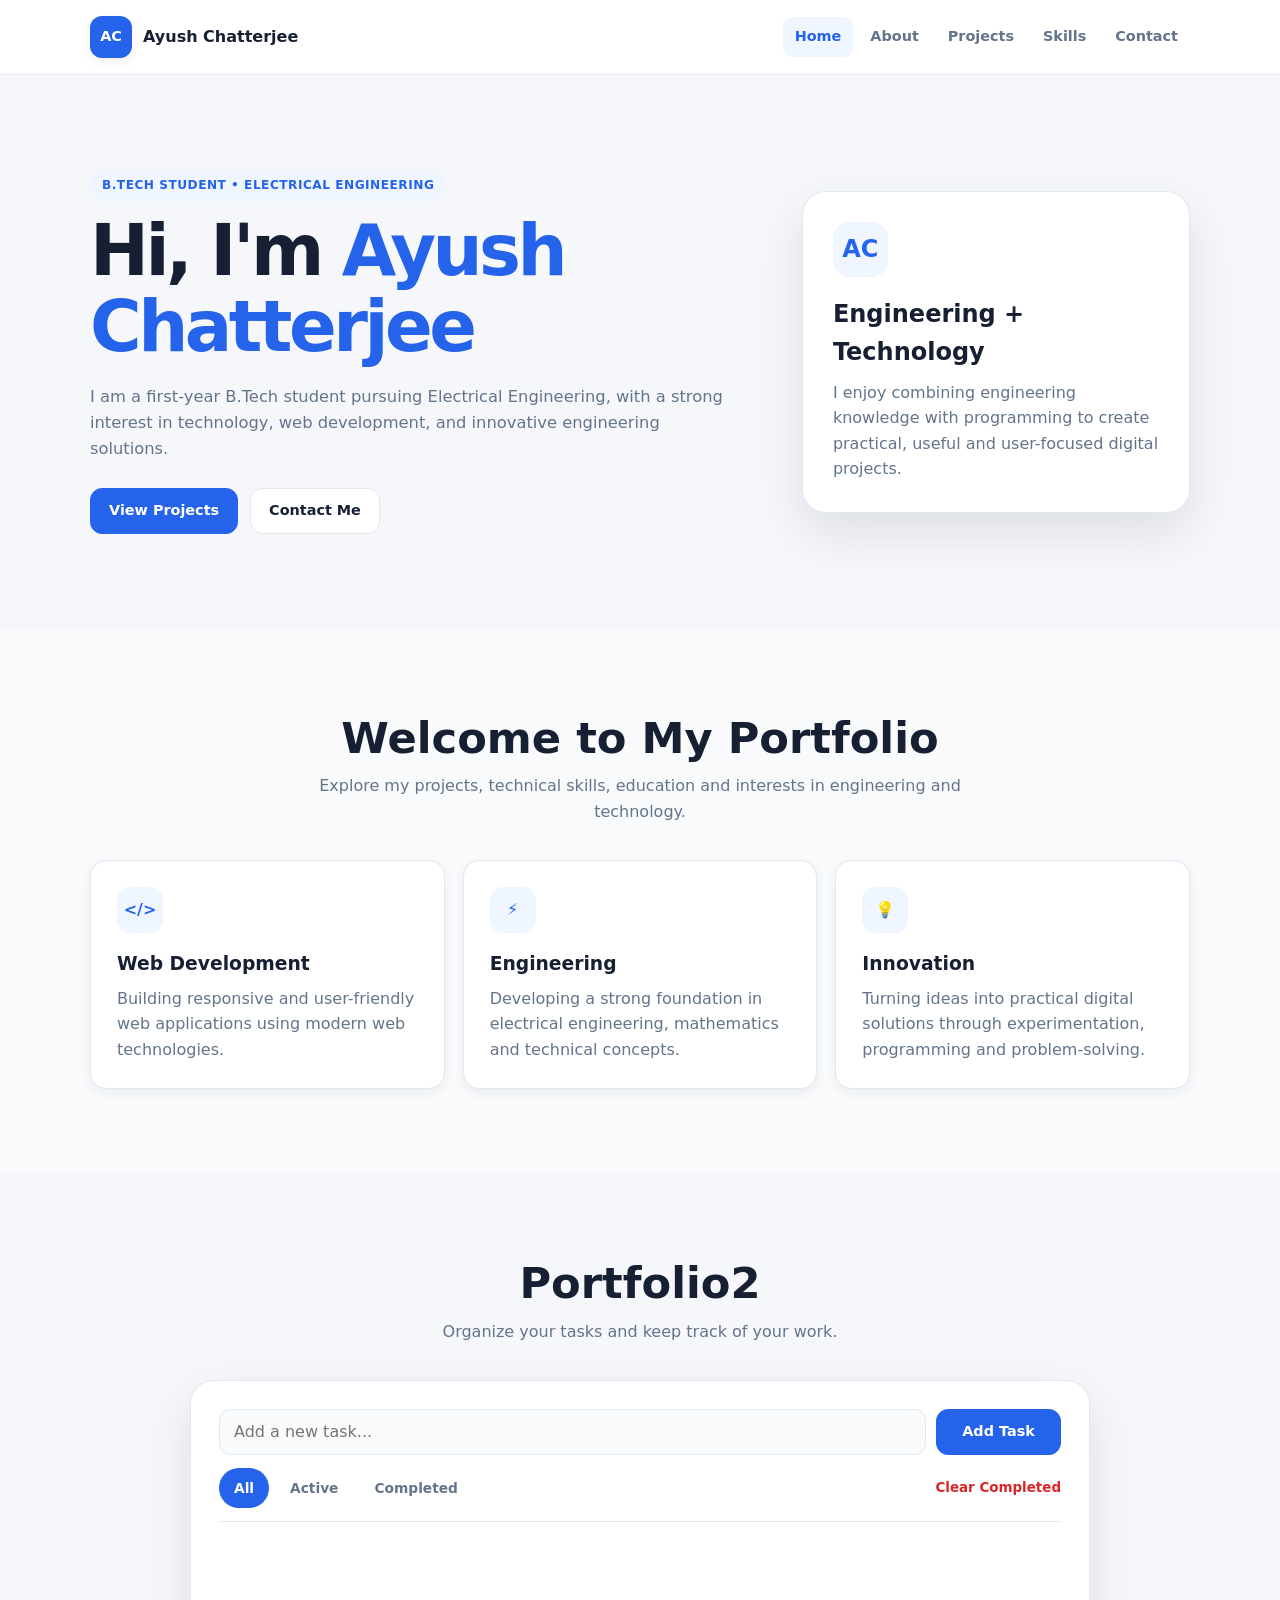
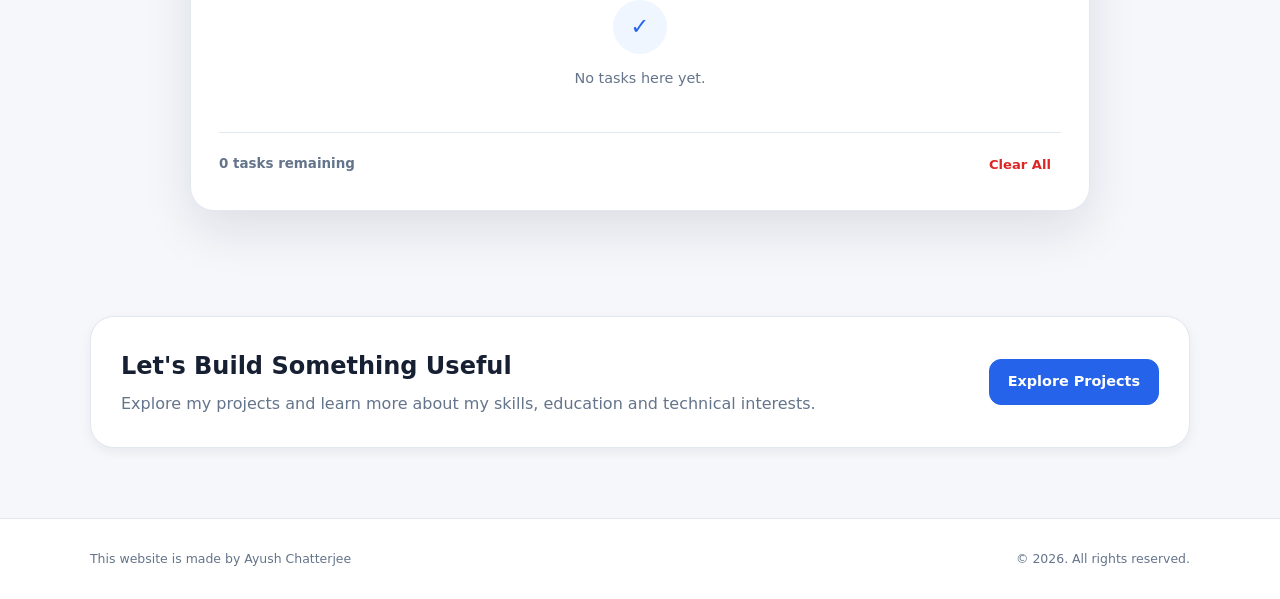
<file: index.html>
<!DOCTYPE html>
<html lang="en">

<head>
    <meta charset="UTF-8">

    <meta
        name="viewport"
        content="width=device-width, initial-scale=1.0"
    >

    <meta
        name="description"
        content="Portfolio2 - Ayush Chatterjee, B.Tech Electrical Engineering student, web developer and technology enthusiast."
    >

    <title>Portfolio2 | Ayush Chatterjee</title>

    <link rel="stylesheet" href="style.css">
</head>

<body>

<header class="site-header">

    <div class="container nav-container">

        <a
            href="index.html"
            class="brand"
            aria-label="Ayush Chatterjee Home"
        >
            <span class="brand-logo">AC</span>
            <span>Ayush Chatterjee</span>
        </a>

        <button
            class="menu-toggle"
            id="menuToggle"
            type="button"
            aria-label="Open navigation menu"
            aria-expanded="false"
            aria-controls="mainNav"
        >
            ☰
        </button>

        <nav
            class="main-nav"
            id="mainNav"
            aria-label="Main navigation"
        >
            <a
                href="index.html"
                class="active"
            >
                Home
            </a>

            <a href="about.html">
                About
            </a>

            <a href="projects.html">
                Projects
            </a>

            <a href="skills.html">
                Skills
            </a>

            <a href="contact.html">
                Contact
            </a>
        </nav>

    </div>

</header>


<main>

    <!-- HERO -->

    <section class="hero-section">

        <div class="container hero-grid">

            <div class="hero-content">

                <span class="eyebrow">
                    B.Tech Student • Electrical Engineering
                </span>

                <h1>
                    Hi, I'm
                    <span>Ayush Chatterjee</span>
                </h1>

                <p>
                    I am a first-year B.Tech student pursuing Electrical
                    Engineering, with a strong interest in technology,
                    web development, and innovative engineering solutions.
                </p>

                <div class="hero-buttons">

                    <a
                        href="projects.html"
                        class="btn btn-primary"
                    >
                        View Projects
                    </a>

                    <a
                        href="contact.html"
                        class="btn btn-secondary"
                    >
                        Contact Me
                    </a>

                </div>

            </div>


            <div class="hero-card">

                <div class="hero-card-icon">
                    AC
                </div>

                <h2>
                    Engineering + Technology
                </h2>

                <p>
                    I enjoy combining engineering knowledge with
                    programming to create practical, useful and
                    user-focused digital projects.
                </p>

            </div>

        </div>

    </section>


    <!-- WELCOME -->

    <section class="section section-soft">

        <div class="container">

            <div class="section-heading">

                <h2>
                    Welcome to My Portfolio
                </h2>

                <p>
                    Explore my projects, technical skills, education
                    and interests in engineering and technology.
                </p>

            </div>


            <div class="feature-grid">

                <article class="feature-card">

                    <div class="feature-icon">
                        &lt;/&gt;
                    </div>

                    <h3>
                        Web Development
                    </h3>

                    <p>
                        Building responsive and user-friendly web
                        applications using modern web technologies.
                    </p>

                </article>


                <article class="feature-card">

                    <div class="feature-icon">
                        ⚡
                    </div>

                    <h3>
                        Engineering
                    </h3>

                    <p>
                        Developing a strong foundation in electrical
                        engineering, mathematics and technical concepts.
                    </p>

                </article>


                <article class="feature-card">

                    <div class="feature-icon">
                        💡
                    </div>

                    <h3>
                        Innovation
                    </h3>

                    <p>
                        Turning ideas into practical digital solutions
                        through experimentation, programming and
                        problem-solving.
                    </p>

                </article>

            </div>

        </div>

    </section>


    <!-- PORTFOLIO2 / TO-DO -->

    <section
        class="todo-section"
        aria-labelledby="portfolioTodoTitle"
    >

        <div class="container">

            <div class="section-heading">

                <h2 id="portfolioTodoTitle">
                    Portfolio2
                </h2>

                <p>
                    Organize your tasks and keep track of your work.
                </p>

            </div>


            <div class="todo-app">

                <!-- Add Task -->

                <div class="task-input-area">

                    <label
                        for="taskInput"
                        class="sr-only"
                    >
                        Enter a task
                    </label>

                    <input
                        type="text"
                        id="taskInput"
                        placeholder="Add a new task..."
                        maxlength="150"
                        autocomplete="off"
                    >

                    <button
                        type="button"
                        id="addTaskBtn"
                        class="btn btn-primary"
                    >
                        Add Task
                    </button>

                </div>


                <!-- Toolbar -->

                <div class="task-toolbar">

                    <div
                        class="filters"
                        role="group"
                        aria-label="Task filters"
                    >

                        <button
                            type="button"
                            class="filter-btn active"
                            data-filter="all"
                            aria-pressed="true"
                        >
                            All
                        </button>

                        <button
                            type="button"
                            class="filter-btn"
                            data-filter="active"
                            aria-pressed="false"
                        >
                            Active
                        </button>

                        <button
                            type="button"
                            class="filter-btn"
                            data-filter="completed"
                            aria-pressed="false"
                        >
                            Completed
                        </button>

                    </div>


                    <button
                        type="button"
                        id="clearCompletedBtn"
                        class="clear-btn"
                    >
                        Clear Completed
                    </button>

                </div>


                <!-- Tasks -->

                <div
                    id="taskList"
                    class="task-list"
                    aria-live="polite"
                >
                </div>


                <!-- Empty -->

                <div
                    id="emptyState"
                    class="empty-state"
                >

                    <div class="empty-icon">
                        ✓
                    </div>

                    <p>
                        No tasks here yet.
                    </p>

                </div>


                <!-- Footer -->

                <div class="task-footer">

                    <p id="taskCount">
                        0 tasks remaining
                    </p>

                    <button
                        type="button"
                        id="clearAllBtn"
                        class="clear-all-btn"
                    >
                        Clear All
                    </button>

                </div>

            </div>

        </div>

    </section>


    <!-- CTA -->

    <section class="cta-section">

        <div class="container">

            <div class="cta">

                <div>

                    <h2>
                        Let's Build Something Useful
                    </h2>

                    <p>
                        Explore my projects and learn more about my
                        skills, education and technical interests.
                    </p>

                </div>

                <a
                    href="projects.html"
                    class="btn btn-primary"
                >
                    Explore Projects
                </a>

            </div>

        </div>

    </section>

</main>


<footer class="site-footer">

    <div class="container footer-content">

        <p>
            This website is made by Ayush Chatterjee
        </p>

        <p>
            © 2026. All rights reserved.
        </p>

    </div>

</footer>


<script src="script.js"></script>

</body>
</html>
</file>
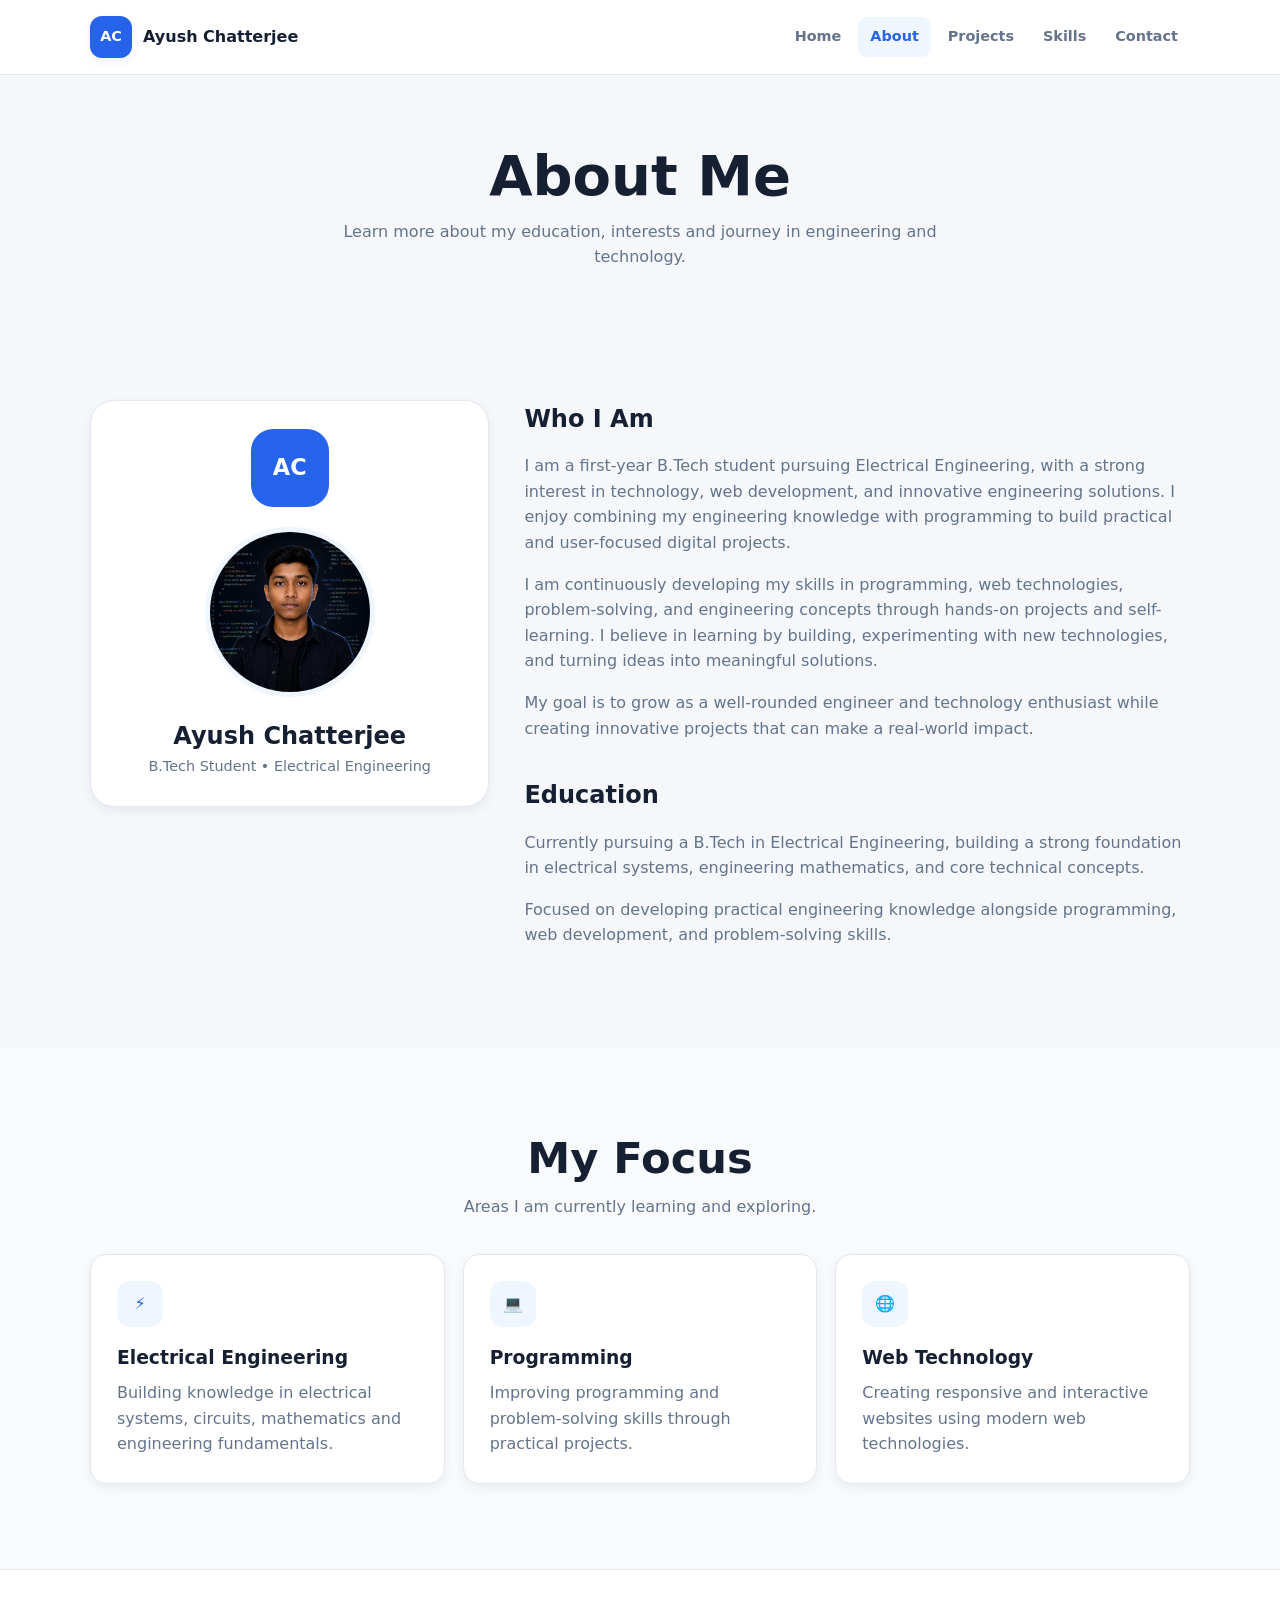
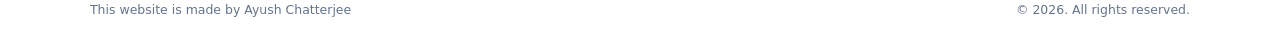
<file: about.html>
<!DOCTYPE html>
<html lang="en">

<head>

    <meta charset="UTF-8">

    <meta
        name="viewport"
        content="width=device-width, initial-scale=1.0"
    >

    <meta
        name="description"
        content="About Ayush Chatterjee - B.Tech Electrical Engineering student and technology enthusiast."
    >

    <title>About | Ayush Chatterjee</title>

    <link rel="stylesheet" href="style.css">

</head>

<body>

<header class="site-header">

    <div class="container nav-container">

        <a
            href="index.html"
            class="brand"
            aria-label="Ayush Chatterjee Home"
        >
            <span class="brand-logo">AC</span>
            <span>Ayush Chatterjee</span>
        </a>

        <button
            class="menu-toggle"
            id="menuToggle"
            type="button"
            aria-label="Open navigation menu"
            aria-expanded="false"
            aria-controls="mainNav"
        >
            ☰
        </button>

        <nav
            class="main-nav"
            id="mainNav"
            aria-label="Main navigation"
        >

            <a href="index.html">
                Home
            </a>

            <a
                href="about.html"
                class="active"
            >
                About
            </a>

            <a href="projects.html">
                Projects
            </a>

            <a href="skills.html">
                Skills
            </a>

            <a href="contact.html">
                Contact
            </a>

        </nav>

    </div>

</header>


<main>

    <section class="page-hero">

        <div class="container">

            <h1>
                About Me
            </h1>

            <p>
                Learn more about my education, interests and journey
                in engineering and technology.
            </p>

        </div>

    </section>


    <section class="section">

        <div class="container about-grid">

            <aside class="about-profile">

                <div class="about-logo">
                    AC
                </div>

                <img
                    src="ayush.png"
                    alt="Ayush Chatterjee"
                    class="profile-photo"
                >

                <h2>
                    Ayush Chatterjee
                </h2>

                <p class="profile-title">
                    B.Tech Student • Electrical Engineering
                </p>

            </aside>


            <div class="about-content">

                <h2>
                    Who I Am
                </h2>

                <p>
                    I am a first-year B.Tech student pursuing Electrical
                    Engineering, with a strong interest in technology,
                    web development, and innovative engineering solutions.
                    I enjoy combining my engineering knowledge with
                    programming to build practical and user-focused
                    digital projects.
                </p>

                <p>
                    I am continuously developing my skills in programming,
                    web technologies, problem-solving, and engineering
                    concepts through hands-on projects and self-learning.
                    I believe in learning by building, experimenting with
                    new technologies, and turning ideas into meaningful
                    solutions.
                </p>

                <p>
                    My goal is to grow as a well-rounded engineer and
                    technology enthusiast while creating innovative
                    projects that can make a real-world impact.
                </p>


                <h2 class="sub-heading">
                    Education
                </h2>

                <p>
                    Currently pursuing a B.Tech in Electrical Engineering,
                    building a strong foundation in electrical systems,
                    engineering mathematics, and core technical concepts.
                </p>

                <p>
                    Focused on developing practical engineering knowledge
                    alongside programming, web development, and
                    problem-solving skills.
                </p>

            </div>

        </div>

    </section>


    <section class="section section-soft">

        <div class="container">

            <div class="section-heading">

                <h2>
                    My Focus
                </h2>

                <p>
                    Areas I am currently learning and exploring.
                </p>

            </div>


            <div class="focus-grid">

                <article class="feature-card">

                    <div class="feature-icon">
                        ⚡
                    </div>

                    <h3>
                        Electrical Engineering
                    </h3>

                    <p>
                        Building knowledge in electrical systems,
                        circuits, mathematics and engineering fundamentals.
                    </p>

                </article>


                <article class="feature-card">

                    <div class="feature-icon">
                        💻
                    </div>

                    <h3>
                        Programming
                    </h3>

                    <p>
                        Improving programming and problem-solving skills
                        through practical projects.
                    </p>

                </article>


                <article class="feature-card">

                    <div class="feature-icon">
                        🌐
                    </div>

                    <h3>
                        Web Technology
                    </h3>

                    <p>
                        Creating responsive and interactive websites
                        using modern web technologies.
                    </p>

                </article>

            </div>

        </div>

    </section>

</main>


<footer class="site-footer">

    <div class="container footer-content">

        <p>
            This website is made by Ayush Chatterjee
        </p>

        <p>
            © 2026. All rights reserved.
        </p>

    </div>

</footer>


<script src="script.js"></script>

</body>
</html>
</file>
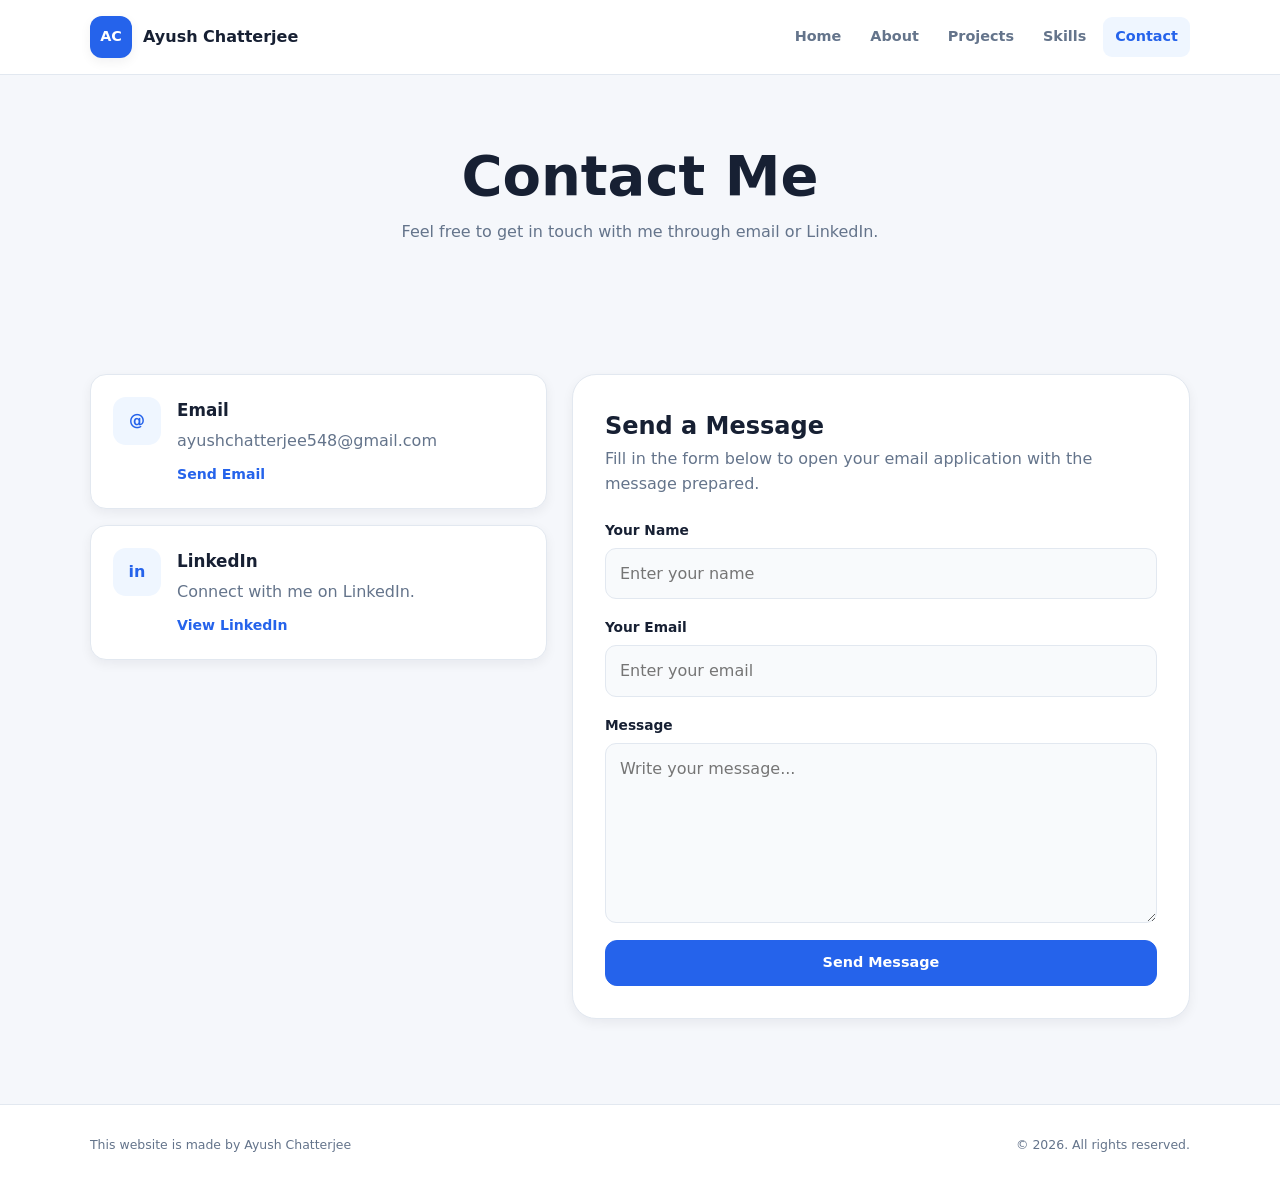
<file: contact.html>
<!DOCTYPE html>
<html lang="en">

<head>

    <meta charset="UTF-8">

    <meta
        name="viewport"
        content="width=device-width, initial-scale=1.0"
    >

    <meta
        name="description"
        content="Contact Ayush Chatterjee by email or LinkedIn."
    >

    <title>Contact | Ayush Chatterjee</title>

    <link rel="stylesheet" href="style.css">

</head>

<body>

<header class="site-header">

    <div class="container nav-container">

        <a
            href="index.html"
            class="brand"
            aria-label="Ayush Chatterjee Home"
        >
            <span class="brand-logo">AC</span>
            <span>Ayush Chatterjee</span>
        </a>

        <button
            class="menu-toggle"
            id="menuToggle"
            type="button"
            aria-label="Open navigation menu"
            aria-expanded="false"
            aria-controls="mainNav"
        >
            ☰
        </button>

        <nav
            class="main-nav"
            id="mainNav"
            aria-label="Main navigation"
        >

            <a href="index.html">
                Home
            </a>

            <a href="about.html">
                About
            </a>

            <a href="projects.html">
                Projects
            </a>

            <a href="skills.html">
                Skills
            </a>

            <a
                href="contact.html"
                class="active"
            >
                Contact
            </a>

        </nav>

    </div>

</header>


<main>

    <section class="page-hero">

        <div class="container">

            <h1>
                Contact Me
            </h1>

            <p>
                Feel free to get in touch with me through email
                or LinkedIn.
            </p>

        </div>

    </section>


    <section class="section">

        <div class="container contact-grid">


            <div class="contact-info">

                <article class="contact-card">

                    <div class="contact-icon">
                        @
                    </div>

                    <div>

                        <h2>
                            Email
                        </h2>

                        <p>
                            ayushchatterjee548@gmail.com
                        </p>

                        <a
                            href="mailto:ayushchatterjee548@gmail.com"
                        >
                            Send Email
                        </a>

                    </div>

                </article>


                <article class="contact-card">

                    <div class="contact-icon">
                        in
                    </div>

                    <div>

                        <h2>
                            LinkedIn
                        </h2>

                        <p>
                            Connect with me on LinkedIn.
                        </p>

                        <a
                            href="https://www.linkedin.com/in/ayush-chatterjee-784559308"
                            target="_blank"
                            rel="noopener noreferrer"
                        >
                            View LinkedIn
                        </a>

                    </div>

                </article>

            </div>


            <div class="contact-form-wrapper">

                <h2>
                    Send a Message
                </h2>

                <p>
                    Fill in the form below to open your email
                    application with the message prepared.
                </p>


                <form
                    class="contact-form"
                    action="mailto:ayushchatterjee548@gmail.com"
                    method="post"
                    enctype="text/plain"
                >

                    <div class="form-group">

                        <label for="name">
                            Your Name
                        </label>

                        <input
                            type="text"
                            id="name"
                            name="Name"
                            placeholder="Enter your name"
                            autocomplete="name"
                            required
                        >

                    </div>


                    <div class="form-group">

                        <label for="email">
                            Your Email
                        </label>

                        <input
                            type="email"
                            id="email"
                            name="Email"
                            placeholder="Enter your email"
                            autocomplete="email"
                            required
                        >

                    </div>


                    <div class="form-group">

                        <label for="message">
                            Message
                        </label>

                        <textarea
                            id="message"
                            name="Message"
                            rows="6"
                            placeholder="Write your message..."
                            required
                        ></textarea>

                    </div>


                    <button
                        type="submit"
                        class="btn btn-primary"
                    >
                        Send Message
                    </button>

                </form>

            </div>

        </div>

    </section>

</main>


<footer class="site-footer">

    <div class="container footer-content">

        <p>
            This website is made by Ayush Chatterjee
        </p>

        <p>
            © 2026. All rights reserved.
        </p>

    </div>

</footer>


<script src="script.js"></script>

</body>
</html>
</file>
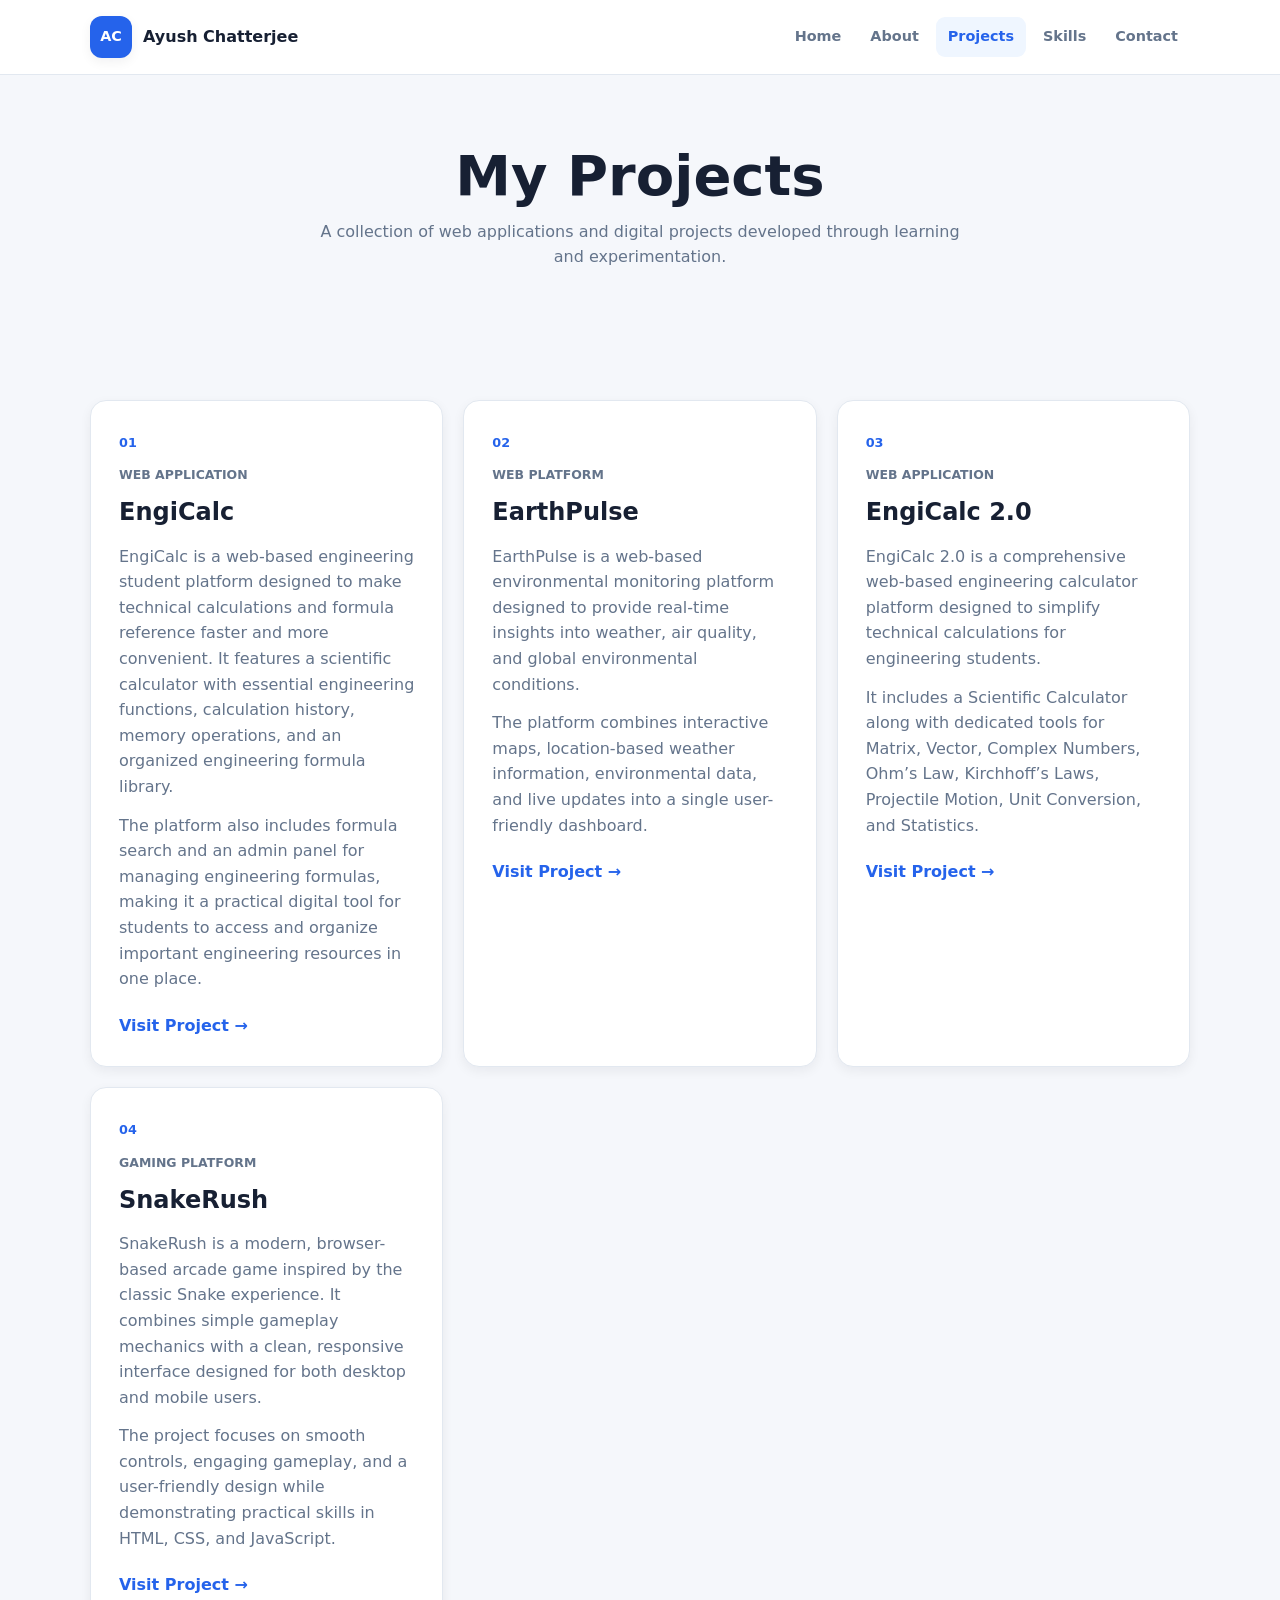
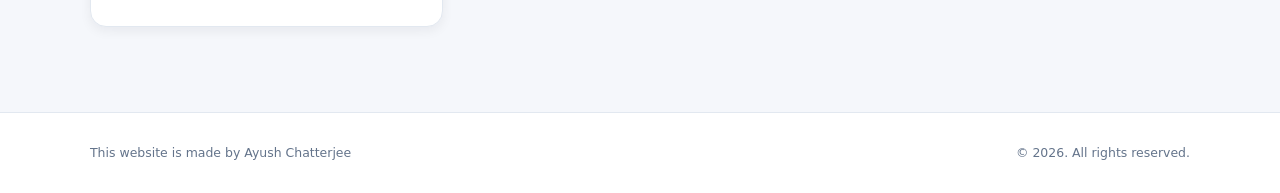
<file: projects.html>
<!DOCTYPE html>
<html lang="en">

<head>

    <meta charset="UTF-8">

    <meta
        name="viewport"
        content="width=device-width, initial-scale=1.0"
    >

    <meta
        name="description"
        content="Projects created by Ayush Chatterjee including EngiCalc, EarthPulse, EngiCalc 2.0 and SnakeRush."
    >

    <title>Projects | Ayush Chatterjee</title>

    <link rel="stylesheet" href="style.css">

</head>

<body>

<header class="site-header">

    <div class="container nav-container">

        <a
            href="index.html"
            class="brand"
            aria-label="Ayush Chatterjee Home"
        >
            <span class="brand-logo">AC</span>
            <span>Ayush Chatterjee</span>
        </a>

        <button
            class="menu-toggle"
            id="menuToggle"
            type="button"
            aria-label="Open navigation menu"
            aria-expanded="false"
            aria-controls="mainNav"
        >
            ☰
        </button>

        <nav
            class="main-nav"
            id="mainNav"
            aria-label="Main navigation"
        >

            <a href="index.html">
                Home
            </a>

            <a href="about.html">
                About
            </a>

            <a
                href="projects.html"
                class="active"
            >
                Projects
            </a>

            <a href="skills.html">
                Skills
            </a>

            <a href="contact.html">
                Contact
            </a>

        </nav>

    </div>

</header>


<main>

    <section class="page-hero">

        <div class="container">

            <h1>
                My Projects
            </h1>

            <p>
                A collection of web applications and digital projects
                developed through learning and experimentation.
            </p>

        </div>

    </section>


    <section class="section">

        <div class="container">

            <div class="project-grid">


                <article class="project-card">

                    <span class="project-number">
                        01
                    </span>

                    <div class="project-meta">
                        Web Application
                    </div>

                    <h2>
                        EngiCalc
                    </h2>

                    <p>
                        EngiCalc is a web-based engineering student platform
                        designed to make technical calculations and formula
                        reference faster and more convenient. It features a
                        scientific calculator with essential engineering
                        functions, calculation history, memory operations,
                        and an organized engineering formula library.
                    </p>

                    <p>
                        The platform also includes formula search and an
                        admin panel for managing engineering formulas,
                        making it a practical digital tool for students
                        to access and organize important engineering
                        resources in one place.
                    </p>

                    <a
                        href="https://ayushchatterjeesource.github.io/EngiCalc/"
                        target="_blank"
                        rel="noopener noreferrer"
                        class="project-link"
                    >
                        Visit Project →
                    </a>

                </article>


                <article class="project-card">

                    <span class="project-number">
                        02
                    </span>

                    <div class="project-meta">
                        Web Platform
                    </div>

                    <h2>
                        EarthPulse
                    </h2>

                    <p>
                        EarthPulse is a web-based environmental monitoring
                        platform designed to provide real-time insights
                        into weather, air quality, and global environmental
                        conditions.
                    </p>

                    <p>
                        The platform combines interactive maps,
                        location-based weather information, environmental
                        data, and live updates into a single user-friendly
                        dashboard.
                    </p>

                    <a
                        href="https://ayushchatterjeesource.github.io/EarthPulse/"
                        target="_blank"
                        rel="noopener noreferrer"
                        class="project-link"
                    >
                        Visit Project →
                    </a>

                </article>


                <article class="project-card">

                    <span class="project-number">
                        03
                    </span>

                    <div class="project-meta">
                        Web Application
                    </div>

                    <h2>
                        EngiCalc 2.0
                    </h2>

                    <p>
                        EngiCalc 2.0 is a comprehensive web-based engineering
                        calculator platform designed to simplify technical
                        calculations for engineering students.
                    </p>

                    <p>
                        It includes a Scientific Calculator along with
                        dedicated tools for Matrix, Vector, Complex Numbers,
                        Ohm’s Law, Kirchhoff’s Laws, Projectile Motion,
                        Unit Conversion, and Statistics.
                    </p>

                    <a
                        href="https://ayushchatterjeesource.github.io/EngiCalc-2.0/"
                        target="_blank"
                        rel="noopener noreferrer"
                        class="project-link"
                    >
                        Visit Project →
                    </a>

                </article>


                <article class="project-card">

                    <span class="project-number">
                        04
                    </span>

                    <div class="project-meta">
                        Gaming Platform
                    </div>

                    <h2>
                        SnakeRush
                    </h2>

                    <p>
                        SnakeRush is a modern, browser-based arcade game
                        inspired by the classic Snake experience. It combines
                        simple gameplay mechanics with a clean, responsive
                        interface designed for both desktop and mobile users.
                    </p>

                    <p>
                        The project focuses on smooth controls, engaging
                        gameplay, and a user-friendly design while
                        demonstrating practical skills in HTML, CSS,
                        and JavaScript.
                    </p>

                    <a
                        href="https://ayushchatterjeesource.github.io/SnakeRush/"
                        target="_blank"
                        rel="noopener noreferrer"
                        class="project-link"
                    >
                        Visit Project →
                    </a>

                </article>


            </div>

        </div>

    </section>

</main>


<footer class="site-footer">

    <div class="container footer-content">

        <p>
            This website is made by Ayush Chatterjee
        </p>

        <p>
            © 2026. All rights reserved.
        </p>

    </div>

</footer>


<script src="script.js"></script>

</body>
</html>
</file>
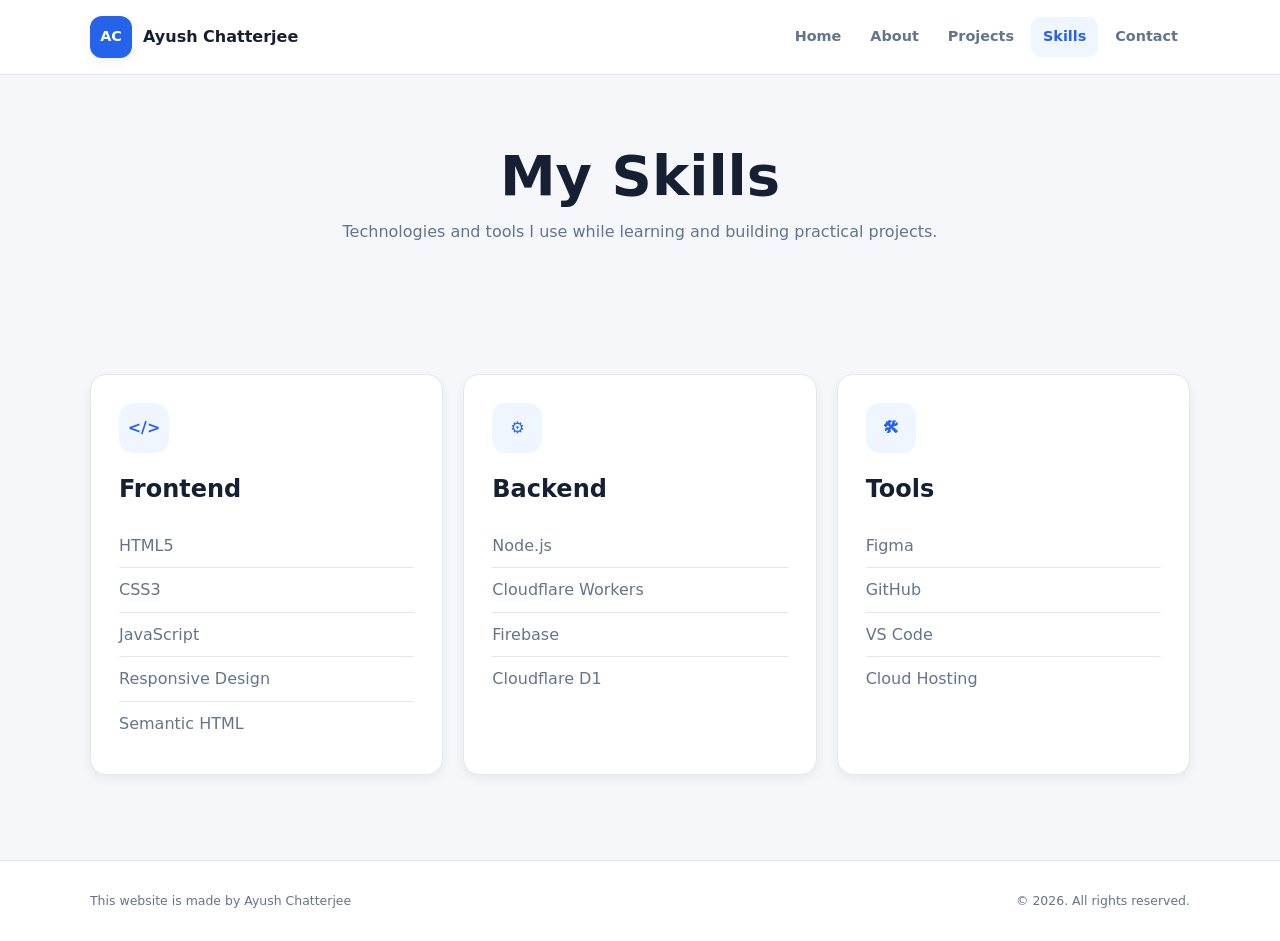
<file: skills.html>
<!DOCTYPE html>
<html lang="en">

<head>

    <meta charset="UTF-8">

    <meta
        name="viewport"
        content="width=device-width, initial-scale=1.0"
    >

    <meta
        name="description"
        content="Technical skills of Ayush Chatterjee including frontend, backend and development tools."
    >

    <title>Skills | Ayush Chatterjee</title>

    <link rel="stylesheet" href="style.css">

</head>

<body>

<header class="site-header">

    <div class="container nav-container">

        <a
            href="index.html"
            class="brand"
            aria-label="Ayush Chatterjee Home"
        >
            <span class="brand-logo">AC</span>
            <span>Ayush Chatterjee</span>
        </a>

        <button
            class="menu-toggle"
            id="menuToggle"
            type="button"
            aria-label="Open navigation menu"
            aria-expanded="false"
            aria-controls="mainNav"
        >
            ☰
        </button>

        <nav
            class="main-nav"
            id="mainNav"
            aria-label="Main navigation"
        >

            <a href="index.html">
                Home
            </a>

            <a href="about.html">
                About
            </a>

            <a href="projects.html">
                Projects
            </a>

            <a
                href="skills.html"
                class="active"
            >
                Skills
            </a>

            <a href="contact.html">
                Contact
            </a>

        </nav>

    </div>

</header>


<main>

    <section class="page-hero">

        <div class="container">

            <h1>
                My Skills
            </h1>

            <p>
                Technologies and tools I use while learning and
                building practical projects.
            </p>

        </div>

    </section>


    <section class="section">

        <div class="container skills-grid">


            <article class="skill-card">

                <div class="skill-icon">
                    &lt;/&gt;
                </div>

                <h2>
                    Frontend
                </h2>

                <ul>

                    <li>
                        HTML5
                    </li>

                    <li>
                        CSS3
                    </li>

                    <li>
                        JavaScript
                    </li>

                    <li>
                        Responsive Design
                    </li>

                    <li>
                        Semantic HTML
                    </li>

                </ul>

            </article>


            <article class="skill-card">

                <div class="skill-icon">
                    ⚙
                </div>

                <h2>
                    Backend
                </h2>

                <ul>

                    <li>
                        Node.js
                    </li>

                    <li>
                        Cloudflare Workers
                    </li>

                    <li>
                        Firebase
                    </li>

                    <li>
                        Cloudflare D1
                    </li>

                </ul>

            </article>


            <article class="skill-card">

                <div class="skill-icon">
                    🛠
                </div>

                <h2>
                    Tools
                </h2>

                <ul>

                    <li>
                        Figma
                    </li>

                    <li>
                        GitHub
                    </li>

                    <li>
                        VS Code
                    </li>

                    <li>
                        Cloud Hosting
                    </li>

                </ul>

            </article>


        </div>

    </section>

</main>


<footer class="site-footer">

    <div class="container footer-content">

        <p>
            This website is made by Ayush Chatterjee
        </p>

        <p>
            © 2026. All rights reserved.
        </p>

    </div>

</footer>


<script src="script.js"></script>

</body>
</html>
</file>
<file: style.css>
/* ==========================================
   Portfolio2
   CSS3 + Responsive Architecture
   ========================================== */


:root {

    --bg: #f5f7fb;
    --surface: #ffffff;
    --surface-soft: #f8fafc;

    --text: #172033;
    --text-soft: #64748b;

    --border: #e2e8f0;

    --primary: #2563eb;
    --primary-dark: #1d4ed8;
    --primary-soft: #eff6ff;

    --success: #16a34a;
    --danger: #dc2626;

    --shadow-sm:
        0 4px 12px rgba(15, 23, 42, 0.06);

    --shadow-lg:
        0 20px 50px rgba(15, 23, 42, 0.10);

    --radius-sm: 10px;
    --radius-md: 16px;
    --radius-lg: 24px;

    --transition: 0.2s ease;
}


/* ==========================================
   RESET
   ========================================== */

* {
    box-sizing: border-box;
    margin: 0;
    padding: 0;
}


html {
    scroll-behavior: smooth;
}


body {

    min-height: 100vh;

    display: flex;

    flex-direction: column;

    font-family:
        Inter,
        system-ui,
        -apple-system,
        BlinkMacSystemFont,
        "Segoe UI",
        sans-serif;

    background: var(--bg);

    color: var(--text);

    line-height: 1.6;
}


main {
    flex: 1;
}


img {
    max-width: 100%;
    display: block;
}


a {
    color: inherit;
}


button,
input,
textarea {
    font: inherit;
}


button {
    cursor: pointer;
}


button:focus-visible,
a:focus-visible,
input:focus-visible,
textarea:focus-visible {

    outline:
        3px solid rgba(37, 99, 235, 0.25);

    outline-offset: 3px;
}


/* ==========================================
   ACCESSIBILITY
   ========================================== */

.sr-only {

    position: absolute;

    width: 1px;
    height: 1px;

    padding: 0;
    margin: -1px;

    overflow: hidden;

    clip: rect(0, 0, 0, 0);

    white-space: nowrap;

    border: 0;
}


/* ==========================================
   CONTAINER
   ========================================== */

.container {

    width:
        min(100% - 32px, 1100px);

    margin-inline: auto;
}


/* ==========================================
   HEADER
   ========================================== */

.site-header {

    position: sticky;

    top: 0;

    z-index: 100;

    background:
        rgba(255, 255, 255, 0.94);

    border-bottom:
        1px solid var(--border);

    backdrop-filter:
        blur(14px);
}


.nav-container {

    min-height: 74px;

    display: flex;

    align-items: center;

    justify-content: space-between;

    gap: 20px;
}


/* ==========================================
   BRAND
   ========================================== */

.brand {

    display: flex;

    align-items: center;

    gap: 11px;

    text-decoration: none;

    font-weight: 800;
}


.brand-logo {

    width: 42px;
    height: 42px;

    display: grid;

    place-items: center;

    border-radius: 12px;

    background: var(--primary);

    color: white;

    font-size: 0.9rem;

    font-weight: 900;

    box-shadow: var(--shadow-sm);
}


/* ==========================================
   MENU
   ========================================== */

.menu-toggle {

    display: block;

    width: 42px;
    height: 42px;

    border:
        1px solid var(--border);

    border-radius: 10px;

    background:
        var(--surface);

    color:
        var(--text);

    font-size: 1.2rem;
}


/* ==========================================
   NAVIGATION
   ========================================== */

.main-nav {

    display: none;

    position: absolute;

    left: 16px;
    right: 16px;

    top: 82px;

    padding: 10px;

    flex-direction: column;

    background:
        var(--surface);

    border:
        1px solid var(--border);

    border-radius:
        var(--radius-md);

    box-shadow:
        var(--shadow-lg);
}


.main-nav.open {
    display: flex;
}


.main-nav a {

    padding: 10px 12px;

    border-radius: 9px;

    text-decoration: none;

    color: var(--text-soft);

    font-size: 0.9rem;

    font-weight: 700;
}


.main-nav a:hover,
.main-nav a.active {

    background:
        var(--primary-soft);

    color:
        var(--primary);
}


/* ==========================================
   HERO
   ========================================== */

.hero-section {
    padding: 70px 0;
}


.hero-grid {

    display: grid;

    grid-template-columns: 1fr;

    gap: 40px;

    align-items: center;
}


.eyebrow {

    display: inline-block;

    margin-bottom: 12px;

    padding: 6px 12px;

    border-radius: 999px;

    background:
        var(--primary-soft);

    color:
        var(--primary);

    font-size: 0.76rem;

    font-weight: 800;

    letter-spacing: 0.04em;

    text-transform: uppercase;
}


.hero-content h1 {

    max-width: 700px;

    font-size:
        clamp(2.3rem, 8vw, 4.4rem);

    line-height: 1.08;

    letter-spacing: -0.05em;

    margin-bottom: 18px;
}


.hero-content h1 span {
    color: var(--primary);
}


.hero-content > p {

    max-width: 650px;

    color:
        var(--text-soft);

    font-size: 1.02rem;
}


/* ==========================================
   BUTTONS
   ========================================== */

.hero-buttons {

    display: flex;

    flex-wrap: wrap;

    gap: 12px;

    margin-top: 26px;
}


.btn {

    display: inline-flex;

    align-items: center;

    justify-content: center;

    min-height: 46px;

    padding: 0 18px;

    border-radius: 12px;

    text-decoration: none;

    font-size: 0.9rem;

    font-weight: 800;

    transition:
        transform var(--transition),
        background var(--transition);
}


.btn:hover {
    transform: translateY(-2px);
}


.btn-primary {

    background:
        var(--primary);

    color:
        white;

    border:
        1px solid var(--primary);
}


.btn-primary:hover {
    background:
        var(--primary-dark);
}


.btn-secondary {

    background:
        var(--surface);

    color:
        var(--text);

    border:
        1px solid var(--border);
}


/* ==========================================
   HERO CARD
   ========================================== */

.hero-card {

    padding: 30px;

    border:
        1px solid var(--border);

    border-radius:
        var(--radius-lg);

    background:
        var(--surface);

    box-shadow:
        var(--shadow-lg);
}


.hero-card-icon {

    width: 55px;
    height: 55px;

    display: grid;

    place-items: center;

    margin-bottom: 18px;

    border-radius: 16px;

    background:
        var(--primary-soft);

    color:
        var(--primary);

    font-size: 1.5rem;

    font-weight: 900;
}


.hero-card h2 {
    margin-bottom: 8px;
}


.hero-card p {
    color: var(--text-soft);
}


/* ==========================================
   SECTIONS
   ========================================== */

.section {
    padding: 70px 0;
}


.section-soft {
    background:
        var(--surface-soft);
}


.section-heading {

    max-width: 700px;

    margin:
        0 auto 35px;

    text-align: center;
}


.section-heading h2 {

    font-size:
        clamp(1.8rem, 5vw, 2.7rem);

    line-height: 1.15;

    margin-bottom: 10px;
}


.section-heading p {
    color: var(--text-soft);
}


/* ==========================================
   PAGE HERO
   ========================================== */

.page-hero {

    padding:
        70px 0 45px;

    text-align: center;
}


.page-hero h1 {

    font-size:
        clamp(2.2rem, 7vw, 3.5rem);

    line-height: 1.1;

    margin-bottom: 12px;
}


.page-hero p {

    max-width: 650px;

    margin: 0 auto;

    color: var(--text-soft);
}


/* ==========================================
   FEATURE
   ========================================== */

.feature-grid {

    display: grid;

    grid-template-columns:
        repeat(
            auto-fit,
            minmax(min(100%, 250px), 1fr)
        );

    gap: 18px;
}


.feature-card {

    padding: 26px;

    background:
        var(--surface);

    border:
        1px solid var(--border);

    border-radius:
        var(--radius-md);

    box-shadow:
        var(--shadow-sm);

    transition:
        transform var(--transition),
        box-shadow var(--transition);
}


.feature-card:hover {

    transform:
        translateY(-4px);

    box-shadow:
        var(--shadow-lg);
}


.feature-icon {

    width: 46px;
    height: 46px;

    display: grid;

    place-items: center;

    margin-bottom: 16px;

    border-radius: 13px;

    background:
        var(--primary-soft);

    color:
        var(--primary);

    font-weight: 900;
}


.feature-card h3 {
    margin-bottom: 7px;
}


.feature-card p {
    color: var(--text-soft);
}


/* ==========================================
   TODO SECTION
   ========================================== */

.todo-section {

    padding:
        70px 0;

    background:
        var(--bg);
}


.todo-app {

    max-width: 900px;

    margin:
        0 auto;

    padding: 22px;

    background:
        var(--surface);

    border:
        1px solid var(--border);

    border-radius:
        var(--radius-lg);

    box-shadow:
        var(--shadow-lg);
}


/* ==========================================
   TASK INPUT
   ========================================== */

.task-input-area {

    display: grid;

    grid-template-columns: 1fr;

    gap: 10px;
}


.task-input-area input {

    width: 100%;

    min-height: 46px;

    padding:
        0 14px;

    border:
        1px solid var(--border);

    border-radius: 11px;

    background:
        var(--surface-soft);

    color:
        var(--text);
}


.task-input-area input:focus {

    outline: none;

    border-color:
        var(--primary);

    box-shadow:
        0 0 0 4px
        rgba(37, 99, 235, 0.08);
}


#addTaskBtn {
    min-height: 46px;
}


/* ==========================================
   TASK TOOLBAR
   ========================================== */

.task-toolbar {

    display: flex;

    flex-direction: column;

    gap: 12px;

    padding:
        13px 0;

    border-bottom:
        1px solid var(--border);
}


.filters {

    display: flex;

    flex-wrap: wrap;

    gap: 6px;
}


.filter-btn {

    padding:
        8px 14px;

    border:
        1px solid transparent;

    border-radius:
        999px;

    background:
        transparent;

    color:
        var(--text-soft);

    font-size:
        0.86rem;

    font-weight:
        700;
}


.filter-btn:hover {

    background:
        var(--primary-soft);

    color:
        var(--primary);
}


.filter-btn.active {

    background:
        var(--primary);

    color:
        white;
}


.clear-btn {

    align-self:
        flex-start;

    padding:
        6px 0;

    border:
        0;

    background:
        transparent;

    color:
        var(--danger);

    font-size:
        0.84rem;

    font-weight:
        700;
}


.clear-btn:hover {
    text-decoration: underline;
}


/* ==========================================
   TASK LIST
   ========================================== */

.task-list {

    display: grid;

    gap: 10px;

    padding:
        18px 0;
}


.task-item {

    display: grid;

    grid-template-columns:
        auto minmax(0, 1fr);

    gap: 12px;

    padding: 15px;

    border:
        1px solid var(--border);

    border-radius:
        var(--radius-md);

    background:
        var(--surface);

    transition:
        transform var(--transition),
        box-shadow var(--transition);
}


.task-item:hover {

    transform:
        translateY(-1px);

    box-shadow:
        var(--shadow-sm);
}


/* ==========================================
   CHECK
   ========================================== */

.task-check {

    width: 23px;
    height: 23px;

    margin-top: 2px;

    display: grid;

    place-items: center;

    border:
        2px solid #cbd5e1;

    border-radius: 7px;

    background:
        white;

    color:
        white;

    font-size:
        0.75rem;

    font-weight:
        900;
}


.task-check:hover {
    border-color: var(--primary);
}


.task-item.completed .task-check {

    background:
        var(--success);

    border-color:
        var(--success);
}


/* ==========================================
   TASK CONTENT
   ========================================== */

.task-content {
    min-width: 0;
}


.task-text {

    margin-bottom: 7px;

    font-weight:
        600;

    overflow-wrap:
        anywhere;
}


.task-item.completed .task-text {

    color:
        var(--text-soft);

    text-decoration:
        line-through;
}


/* ==========================================
   TASK ACTIONS
   ========================================== */

.task-actions {

    display: flex;

    flex-wrap: wrap;

    gap: 7px;
}


.task-action {

    padding:
        5px 9px;

    border:
        1px solid var(--border);

    border-radius: 8px;

    background:
        var(--surface-soft);

    color:
        var(--text-soft);

    font-size:
        0.76rem;

    font-weight:
        700;
}


.task-action:hover {

    background:
        var(--primary-soft);

    color:
        var(--primary);

    border-color:
        #bfdbfe;
}


.task-action.delete:hover {

    background:
        #fef2f2;

    color:
        var(--danger);

    border-color:
        #fecaca;
}


/* ==========================================
   EDIT INPUT
   ========================================== */

.task-edit-input {

    width: 100%;

    min-height: 38px;

    padding:
        8px 10px;

    margin-bottom: 8px;

    border:
        1px solid var(--primary);

    border-radius: 8px;

    background:
        var(--surface);

    color:
        var(--text);

    outline: none;
}


/* ==========================================
   EMPTY STATE
   ========================================== */

.empty-state {

    padding:
        42px 15px;

    text-align:
        center;
}


.empty-icon {

    width: 54px;
    height: 54px;

    display: grid;

    place-items: center;

    margin:
        0 auto 13px;

    border-radius:
        50%;

    background:
        var(--primary-soft);

    color:
        var(--primary);

    font-size:
        1.4rem;

    font-weight:
        900;
}


.empty-state p {

    color:
        var(--text-soft);

    font-size:
        0.9rem;
}


/* ==========================================
   TASK FOOTER
   ========================================== */

.task-footer {

    display: flex;

    align-items: center;

    justify-content: space-between;

    gap: 15px;

    padding-top:
        14px;

    border-top:
        1px solid var(--border);
}


.task-footer p {

    color:
        var(--text-soft);

    font-size:
        0.84rem;

    font-weight:
        600;
}


.clear-all-btn {

    padding:
        7px 10px;

    border:
        0;

    border-radius: 8px;

    background:
        transparent;

    color:
        var(--danger);

    font-size:
        0.82rem;

    font-weight:
        700;
}


.clear-all-btn:hover {
    background:
        #fef2f2;
}


/* ==========================================
   CTA
   ========================================== */

.cta-section {
    padding: 20px 0 70px;
}


.cta {

    display: flex;

    flex-direction: column;

    align-items: flex-start;

    gap: 22px;

    padding: 30px;

    border-radius:
        var(--radius-lg);

    background:
        var(--surface);

    border:
        1px solid var(--border);

    box-shadow:
        var(--shadow-sm);
}


.cta h2 {
    margin-bottom: 6px;
}


.cta p {
    color: var(--text-soft);
}


/* ==========================================
   ABOUT
   ========================================== */

.about-grid {

    display: grid;

    grid-template-columns: 1fr;

    gap: 35px;
}


.about-profile {

    text-align:
        center;

    padding:
        28px;

    background:
        var(--surface);

    border:
        1px solid var(--border);

    border-radius:
        var(--radius-lg);

    box-shadow:
        var(--shadow-sm);
}


.about-logo {

    width: 78px;
    height: 78px;

    display: grid;

    place-items: center;

    margin:
        0 auto 20px;

    border-radius:
        22px;

    background:
        var(--primary);

    color:
        white;

    font-size:
        1.4rem;

    font-weight:
        900;
}


.profile-photo {

    width: 170px;
    height: 170px;

    object-fit:
        cover;

    margin:
        0 auto 20px;

    border-radius:
        50%;

    border:
        5px solid var(--primary-soft);
}


.profile-title {

    color:
        var(--text-soft);

    font-size:
        0.9rem;
}


.about-content p {

    margin-bottom:
        16px;

    color:
        var(--text-soft);
}


.about-content h2 {
    margin-bottom: 15px;
}


.sub-heading {
    margin-top: 35px;
}


.focus-grid {

    display: grid;

    grid-template-columns:
        repeat(
            auto-fit,
            minmax(min(100%, 250px), 1fr)
        );

    gap: 18px;
}


/* ==========================================
   PROJECTS
   ========================================== */

.project-grid {

    display: grid;

    grid-template-columns:
        repeat(
            auto-fit,
            minmax(min(100%, 300px), 1fr)
        );

    gap: 20px;
}


.project-card {

    position: relative;

    padding:
        28px;

    background:
        var(--surface);

    border:
        1px solid var(--border);

    border-radius:
        var(--radius-md);

    box-shadow:
        var(--shadow-sm);

    transition:
        transform var(--transition),
        box-shadow var(--transition);
}


.project-card:hover {

    transform:
        translateY(-4px);

    box-shadow:
        var(--shadow-lg);
}


.project-number {

    display:
        inline-block;

    margin-bottom:
        12px;

    color:
        var(--primary);

    font-size:
        0.8rem;

    font-weight:
        900;
}


.project-meta {

    margin-bottom:
        8px;

    color:
        var(--text-soft);

    font-size:
        0.78rem;

    font-weight:
        700;

    text-transform:
        uppercase;
}


.project-card h2 {
    margin-bottom: 12px;
}


.project-card p {

    margin-bottom:
        13px;

    color:
        var(--text-soft);
}


.project-link {

    display:
        inline-block;

    margin-top:
        8px;

    color:
        var(--primary);

    text-decoration:
        none;

    font-weight:
        800;
}


.project-link:hover {
    text-decoration:
        underline;
}


/* ==========================================
   SKILLS
   ========================================== */

.skills-grid {

    display: grid;

    grid-template-columns:
        repeat(
            auto-fit,
            minmax(min(100%, 280px), 1fr)
        );

    gap: 20px;
}


.skill-card {

    padding:
        28px;

    background:
        var(--surface);

    border:
        1px solid var(--border);

    border-radius:
        var(--radius-md);

    box-shadow:
        var(--shadow-sm);
}


.skill-icon {

    width: 50px;
    height: 50px;

    display: grid;

    place-items: center;

    margin-bottom:
        17px;

    border-radius:
        14px;

    background:
        var(--primary-soft);

    color:
        var(--primary);

    font-weight:
        900;
}


.skill-card h2 {
    margin-bottom:
        15px;
}


.skill-card ul {
    list-style:
        none;
}


.skill-card li {

    padding:
        9px 0;

    border-bottom:
        1px solid var(--border);

    color:
        var(--text-soft);
}


.skill-card li:last-child {
    border-bottom:
        0;
}


/* ==========================================
   CONTACT
   ========================================== */

.contact-grid {

    display: grid;

    grid-template-columns:
        1fr;

    gap: 25px;
}


.contact-info {

    display: grid;

    gap: 16px;

    align-content:
        start;
}


.contact-card {

    display: grid;

    grid-template-columns:
        48px minmax(0, 1fr);

    align-items:
        start;

    gap: 16px;

    padding:
        22px;

    background:
        var(--surface);

    border:
        1px solid var(--border);

    border-radius:
        var(--radius-md);

    box-shadow:
        var(--shadow-sm);
}


.contact-icon {

    width: 48px;
    height: 48px;

    display: grid;

    place-items: center;

    border-radius:
        13px;

    background:
        var(--primary-soft);

    color:
        var(--primary);

    font-weight:
        900;
}


.contact-card h2 {

    margin-bottom:
        4px;

    font-size:
        1.05rem;
}


.contact-card p {

    margin-bottom:
        7px;

    color:
        var(--text-soft);

    overflow-wrap:
        anywhere;
}


.contact-card a {

    color:
        var(--primary);

    text-decoration:
        none;

    font-size:
        0.88rem;

    font-weight:
        800;
}


.contact-card a:hover {
    text-decoration:
        underline;
}


/* ==========================================
   CONTACT FORM
   ========================================== */

.contact-form-wrapper {

    padding:
        26px;

    background:
        var(--surface);

    border:
        1px solid var(--border);

    border-radius:
        var(--radius-lg);

    box-shadow:
        var(--shadow-sm);
}


.contact-form-wrapper > p {

    margin-bottom:
        22px;

    color:
        var(--text-soft);
}


.contact-form {

    display:
        grid;

    gap:
        17px;
}


.form-group {

    display:
        grid;

    gap:
        7px;
}


.form-group label {

    font-size:
        0.86rem;

    font-weight:
        800;
}


.form-group input,
.form-group textarea {

    width:
        100%;

    padding:
        12px 14px;

    border:
        1px solid var(--border);

    border-radius:
        11px;

    background:
        var(--surface-soft);

    color:
        var(--text);

    resize:
        vertical;
}


.form-group input:focus,
.form-group textarea:focus {

    border-color:
        var(--primary);

    outline:
        none;

    box-shadow:
        0 0 0 4px
        rgba(37, 99, 235, 0.08);
}


/* ==========================================
   FOOTER
   ========================================== */

.site-footer {

    border-top:
        1px solid var(--border);

    background:
        var(--surface);
}


.footer-content {

    min-height:
        80px;

    display:
        flex;

    align-items:
        center;

    justify-content:
        space-between;

    gap:
        15px;
}


.footer-content p {

    color:
        var(--text-soft);

    font-size:
        0.78rem;
}


/* ==========================================
   TABLET
   ========================================== */

@media (min-width: 600px) {

    .container {

        width:
            min(100% - 48px, 1100px);

    }


    .task-input-area {

        grid-template-columns:
            1fr auto;

    }


    #addTaskBtn {

        min-width:
            125px;

    }


    .task-toolbar {

        flex-direction:
            row;

        align-items:
            center;

        justify-content:
            space-between;

    }


    .clear-btn {

        align-self:
            center;

    }


    .cta {

        flex-direction:
            row;

        align-items:
            center;

        justify-content:
            space-between;

    }


    .contact-form-wrapper {

        padding:
            32px;

    }

}


/* ==========================================
   DESKTOP
   ========================================== */

@media (min-width: 900px) {

    .menu-toggle {
        display:
            none;
    }


    .main-nav {

        position:
            static;

        display:
            flex;

        flex-direction:
            row;

        align-items:
            center;

        gap:
            5px;

        padding:
            0;

        background:
            transparent;

        border:
            0;

        box-shadow:
            none;

    }


    .main-nav a {

        padding:
            8px 12px;

    }


    .hero-grid {

        grid-template-columns:
            minmax(0, 1.25fr)
            minmax(300px, 0.75fr);

        gap:
            65px;

    }


    .about-grid {

        grid-template-columns:
            minmax(280px, 0.75fr)
            minmax(0, 1.25fr);

        align-items:
            start;

    }


    .contact-grid {

        grid-template-columns:
            minmax(300px, 0.85fr)
            minmax(0, 1.15fr);

        align-items:
            start;

    }


    .todo-app {

        padding:
            28px;

    }

}


/* ==========================================
   LARGE DESKTOP
   ========================================== */

@media (min-width: 1200px) {

    .hero-section {

        padding:
            95px 0;

    }


    .section {

        padding:
            85px 0;

    }


    .todo-section {

        padding:
            85px 0;

    }

}


/* ==========================================
   SMALL MOBILE
   ========================================== */

@media (max-width: 430px) {

    .container {

        width:
            min(100% - 22px, 1100px);

    }


    .nav-container {

        min-height:
            68px;

    }


    .todo-app {

        padding:
            13px;

    }


    .footer-content {

        flex-direction:
            column;

        justify-content:
            center;

        text-align:
            center;

        padding:
            18px 0;

    }


    .task-footer {

        flex-direction:
            column;

        align-items:
            flex-start;

    }


    .hero-buttons {

        flex-direction:
            column;

    }


    .hero-buttons .btn {

        width:
            100%;

    }

}


/* ==========================================
   REDUCED MOTION
   ========================================== */

@media (prefers-reduced-motion: reduce) {

    html {
        scroll-behavior:
            auto;
    }


    *,
    *::before,
    *::after {

        transition:
            none !important;

        animation:
            none !important;

    }

}
</file>
